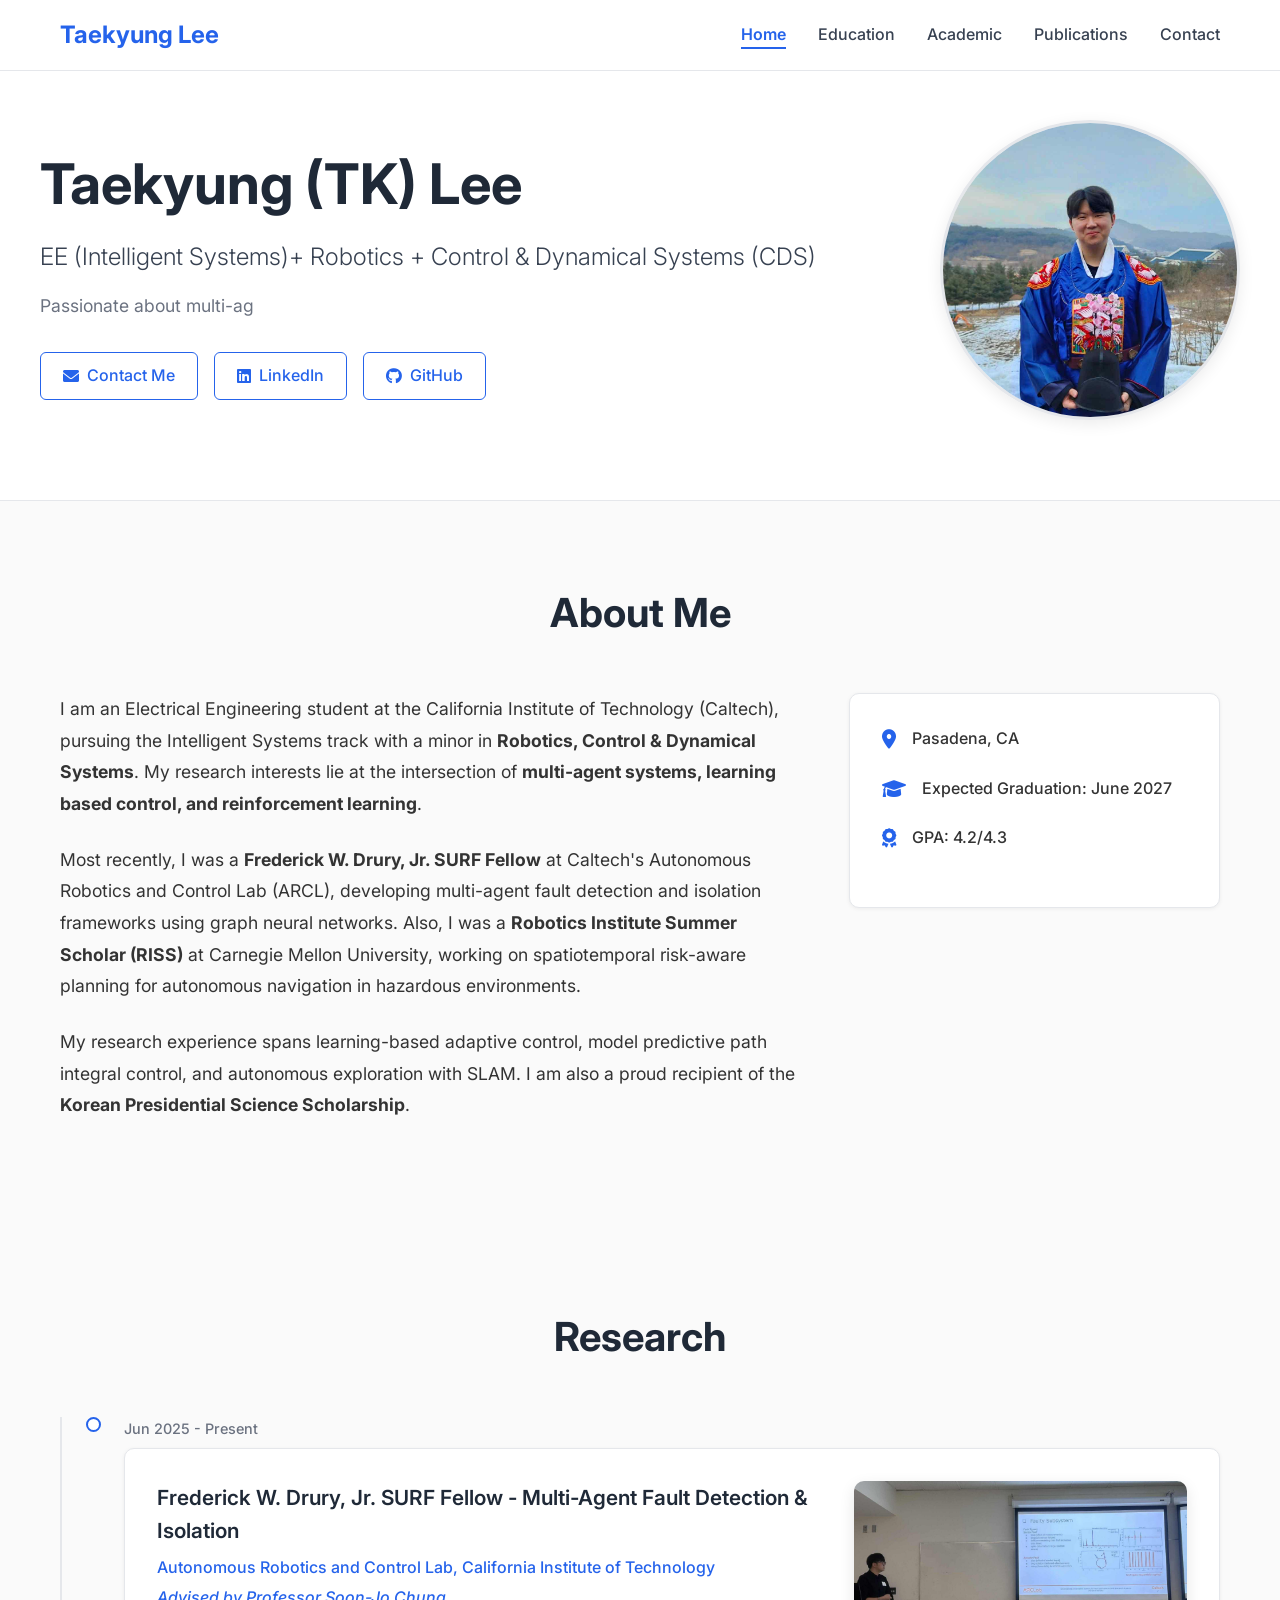
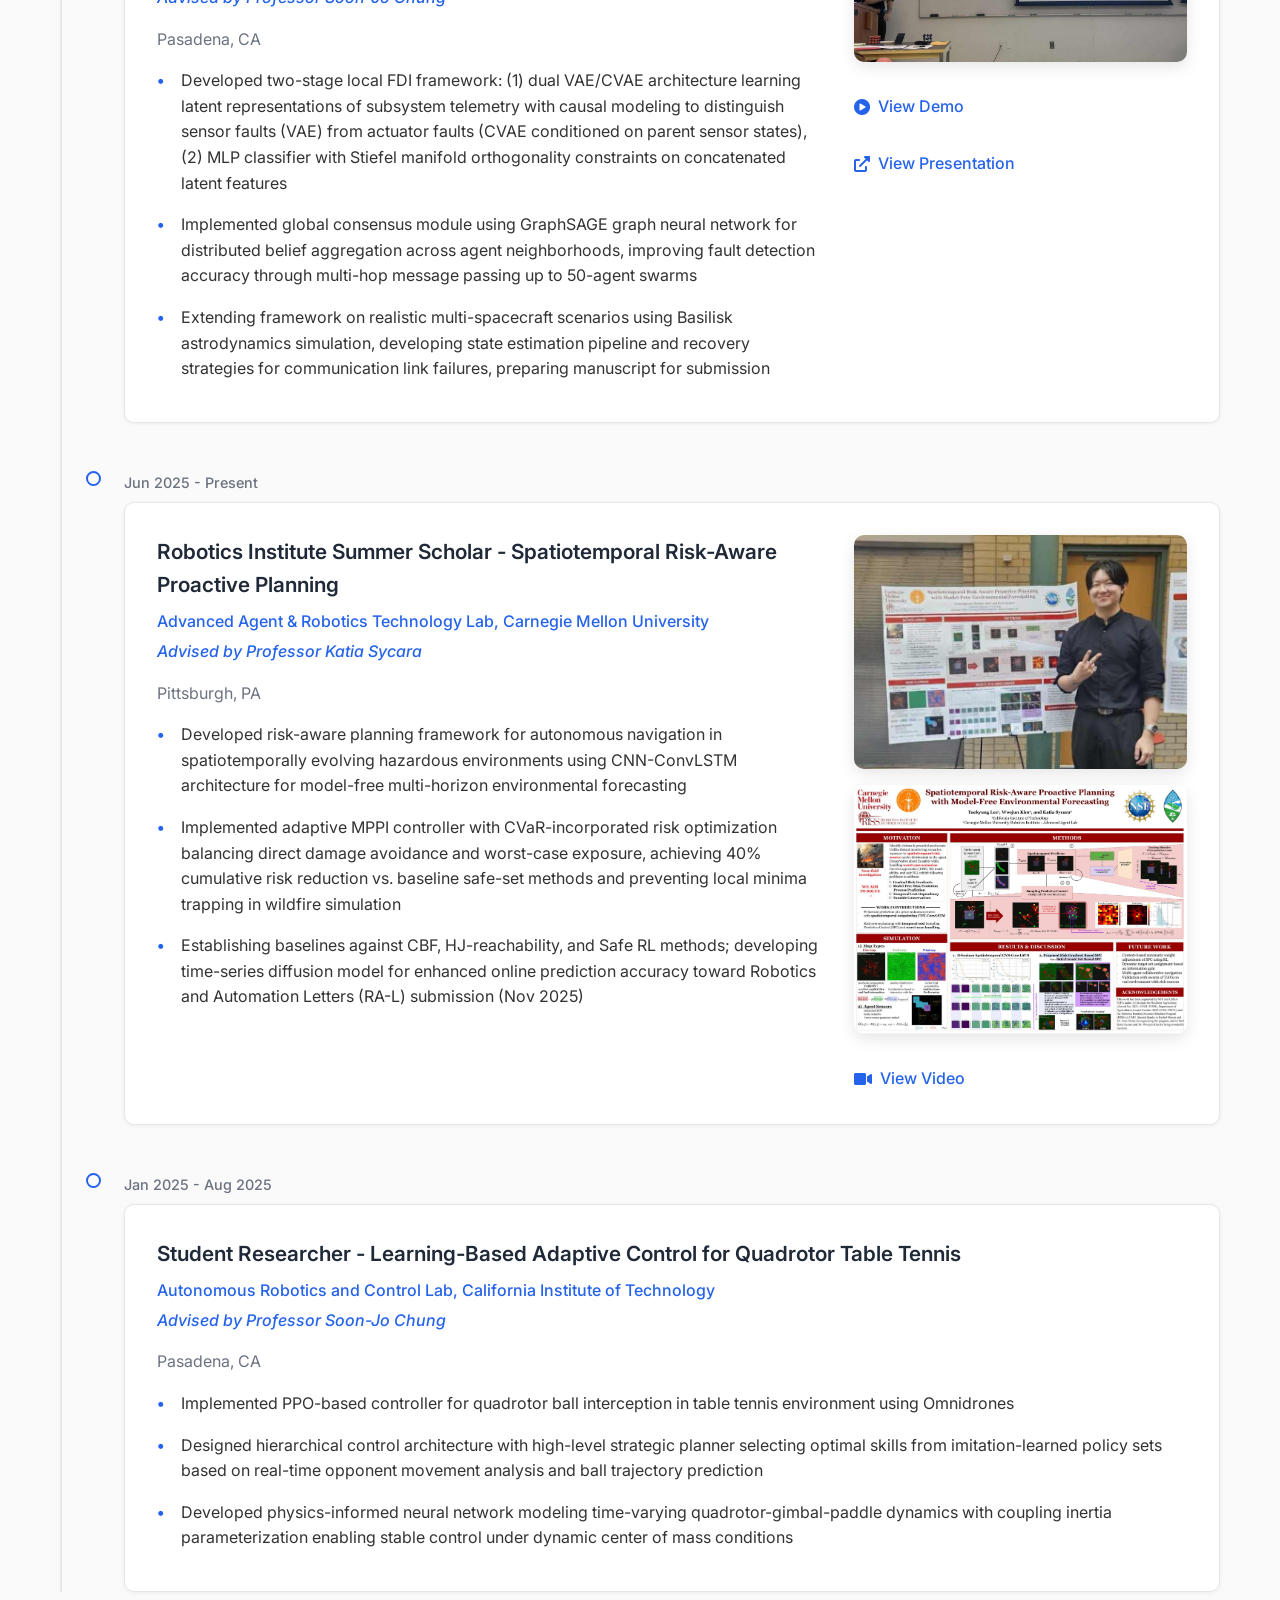
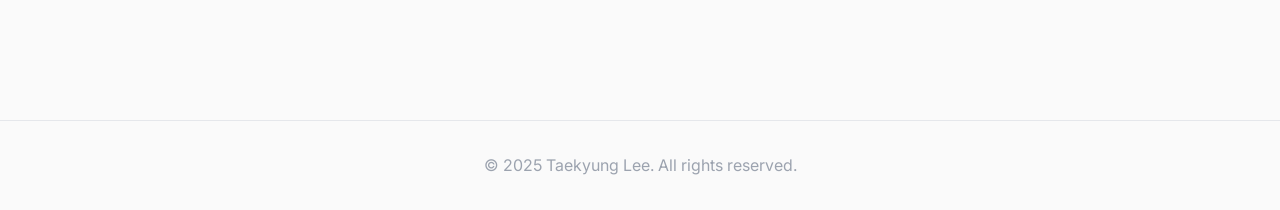
<file: index.html>
<!DOCTYPE html>
<html lang="en">
<head>
    <meta charset="UTF-8">
    <meta name="viewport" content="width=device-width, initial-scale=1.0">
    <meta name="description" content="Taekyung Lee - Electrical Engineering student at Caltech specializing in multi-agent systems, optimal control, risk-aware planning, and reinforcement learning. SURF Fellow and Robotics Institute Summer Scholar.">
    <meta name="keywords" content="Taekyung Lee, Electrical Engineering, Robotics, Caltech, Control Theory, Multi-Agent Systems, Machine Learning, Research, CMU RISS, SURF">
    <meta name="author" content="Taekyung Lee">
    <meta name="robots" content="index, follow">
    
    <!-- Open Graph Meta Tags -->
    <meta property="og:title" content="Taekyung Lee - Electrical Engineering & Robotics">
    <meta property="og:description" content="Electrical Engineering student at Caltech specializing in multi-agent systems, optimal control, risk-aware planning, and reinforcement learning. SURF Fellow and Robotics Institute Summer Scholar.">
    <meta property="og:type" content="website">
    <meta property="og:url" content="https://yourusername.github.io/academic-website/">
    <meta property="og:site_name" content="Taekyung Lee - Academic Website">
    <meta property="og:locale" content="en_US">
    
    <!-- Twitter Card Meta Tags -->
    <meta name="twitter:card" content="summary_large_image">
    <meta name="twitter:title" content="Taekyung Lee - Electrical Engineering & Robotics">
    <meta name="twitter:description" content="Electrical Engineering student at Caltech specializing in multi-agent systems, optimal control, risk-aware planning, and reinforcement learning. SURF Fellow and Robotics Institute Summer Scholar.">
    <meta name="twitter:creator" content="@yourtwitterhandle">
    
    <!-- Favicon -->
    <link rel="icon" type="image/x-icon" href="data:image/svg+xml,<svg xmlns='http://www.w3.org/2000/svg' viewBox='0 0 100 100'><text y='.9em' font-size='90'>🤖</text></svg>">
    
    <title>Taekyung Lee - Electrical Engineering & Robotics</title>
    <link rel="stylesheet" href="style.css">
    <link href="https://cdnjs.cloudflare.com/ajax/libs/font-awesome/6.0.0/css/all.min.css" rel="stylesheet">
    <link href="https://fonts.googleapis.com/css2?family=Inter:wght@300;400;500;600;700&display=swap" rel="stylesheet">
    
    <!-- Schema.org structured data -->
    <script type="application/ld+json">
    {
        "@context": "https://schema.org",
        "@type": "Person",
        "name": "Taekyung Lee",
        "givenName": "Taekyung",
        "familyName": "Lee",
        "alternateName": "TK Lee",
        "url": "https://yourusername.github.io/academic-website/",
        "email": "tlee2@caltech.edu",
        "telephone": "+1-626-567-3544",
        "address": {
            "@type": "PostalAddress",
            "streetAddress": "MSC 621, 1200 East California Boulevard",
            "addressLocality": "Pasadena",
            "addressRegion": "CA",
            "postalCode": "91125",
            "addressCountry": "US"
        },
        "affiliation": {
            "@type": "Organization",
            "name": "California Institute of Technology",
            "url": "https://www.caltech.edu"
        },
        "alumniOf": {
            "@type": "Organization",
            "name": "Korean Minjok Leadership Academy",
            "url": "https://www.kmla.hs.kr"
        },
        "jobTitle": "Electrical Engineering Student",
        "knowsAbout": ["Electrical Engineering", "Robotics", "Multi-Agent Systems", "Optimal Control", "Risk-Aware Planning", "Machine Learning", "Reinforcement Learning"],
        "sameAs": [
            "https://linkedin.com/in/taekyunglee04",
            "https://github.com/tklee117"
        ]
    }
    </script>
</head>
<body>
    <!-- Navigation -->
    <nav class="navbar">
        <div class="nav-container">
            <div class="nav-logo">
                <a href="index.html" class="nav-logo-link"><h3>Taekyung Lee</h3></a>
            </div>
            <ul class="nav-menu">
                <li class="nav-item"><a href="index.html#about" class="nav-link" data-nav="about">Home</a></li>
                <li class="nav-item"><a href="education.html" class="nav-link" data-nav="education">Education</a></li>
                <li class="nav-item"><a href="projects.html" class="nav-link" data-nav="projects">Academic</a></li>
                <li class="nav-item"><a href="publications.html" class="nav-link" data-nav="publications">Publications</a></li>
                <li class="nav-item"><a href="contact.html" class="nav-link" data-nav="contact">Contact</a></li>
            </ul>
            <div class="hamburger">
                <span class="bar"></span>
                <span class="bar"></span>
                <span class="bar"></span>
            </div>
        </div>
    </nav>

    <!-- Hero Section -->
    <section id="hero" class="hero">
        <div class="hero-container">
            <div class="hero-content">
                <h1>Taekyung (TK) Lee</h1>
                <h2>EE (Intelligent Systems)+ Robotics + Control & Dynamical Systems (CDS)</h2>
                <p class="hero-subtitle">Passionate about multi-agent systems, learning-based control, and reinforcement learning</p>
                <div class="hero-links">
                    <a href="mailto:tlee2@caltech.edu" class="hero-btn">
                        <i class="fas fa-envelope"></i> Contact Me
                    </a>
                    <a href="https://linkedin.com/in/taekyunglee04" class="hero-btn" target="_blank">
                        <i class="fab fa-linkedin"></i> LinkedIn
                    </a>
                    <a href="https://github.com/tklee117" class="hero-btn" target="_blank">
                        <i class="fab fa-github"></i> GitHub
                    </a>
                </div>
            </div>
            <div class="hero-image">
                <img src="materials/2025-RISS-picture-LEE-Taekyung-SYCARA.jpg" alt="Taekyung Lee Profile Picture" class="profile-photo">
            </div>
        </div>
    </section>

    <!-- About Section -->
    <section id="about" class="about">
        <div class="container">
            <h2 class="section-title">About Me</h2>
            <div class="about-content">
                <div class="about-text">
                    <p>I am an Electrical Engineering student at the California Institute of Technology (Caltech), pursuing the Intelligent Systems track with a minor in <strong>Robotics, Control & Dynamical Systems</strong>. My research interests lie at the intersection of <strong>multi-agent systems, learning based control, and reinforcement learning</strong>.</p>
                    
                    <p>Most recently, I was a <strong>Frederick W. Drury, Jr. SURF Fellow</strong> at Caltech's Autonomous Robotics and Control Lab (ARCL), developing multi-agent fault detection and isolation frameworks using graph neural networks. Also, I was a <strong>Robotics Institute Summer Scholar (RISS)</strong> at Carnegie Mellon University, working on spatiotemporal risk-aware planning for autonomous navigation in hazardous environments.</p>
                    
                    <p>My research experience spans learning-based adaptive control, model predictive path integral control, and autonomous exploration with SLAM. I am also a proud recipient of the <strong>Korean Presidential Science Scholarship</strong>.</p>
                </div>
                <div class="about-info">
                    <div class="info-item">
                        <i class="fas fa-map-marker-alt"></i>
                        <span>Pasadena, CA</span>
                    </div>
                    <div class="info-item">
                        <i class="fas fa-graduation-cap"></i>
                        <span>Expected Graduation: June 2027</span>
                    </div>
                    <div class="info-item">
                        <i class="fas fa-award"></i>
                        <span>GPA: 4.2/4.3</span>
                    </div>
                </div>
            </div>
        </div>
    </section>

    <!-- Research Section -->
    <section id="research" class="research">
        <div class="container">
            <h2 class="section-title">Research</h2>
            <div class="research-timeline">

                <div class="research-item">
                    <div class="research-date">Jun 2025 - Present</div>
                    <div class="research-content">
                        <div class="research-content-with-image">
                            <div>
                                <h3>Frederick W. Drury, Jr. SURF Fellow - Multi-Agent Fault Detection & Isolation</h3>
                                <p class="research-org">Autonomous Robotics and Control Lab, California Institute of Technology</p>
                                <p class="research-advisor">Advised by Professor Soon-Jo Chung</p>
                                <p class="research-location">Pasadena, CA</p>
                                <div class="research-details">
                                    <ul>
                                        <li>Developed two-stage local FDI framework: (1) dual VAE/CVAE architecture learning latent representations of subsystem telemetry with causal modeling to distinguish sensor faults (VAE) from actuator faults (CVAE conditioned on parent sensor states), (2) MLP classifier with Stiefel manifold orthogonality constraints on concatenated latent features</li>
                                        <li>Implemented global consensus module using GraphSAGE graph neural network for distributed belief aggregation across agent neighborhoods, improving fault detection accuracy through multi-hop message passing up to 50-agent swarms</li>
                                        <li>Extending framework on realistic multi-spacecraft scenarios using Basilisk astrodynamics simulation, developing state estimation pipeline and recovery strategies for communication link failures, preparing manuscript for submission</li>
                                    </ul>
                                </div>
                            </div>
                            <div class="research-image-container">
                                <img src="materials/SURF_Presentation.jpeg" alt="SURF Presentation" class="research-image" loading="lazy">
                                <a href="materials/SURF_VID.gif" class="project-link" target="_blank">
                                    <i class="fas fa-play-circle"></i> View Demo
                                </a>
                                <a href="https://docs.google.com/presentation/d/11huzrQVpu2ZBsts15aIn_zw_mMw15dnPfQa2at37WFo/edit?usp=sharing" class="project-link" target="_blank">
                                    <i class="fas fa-external-link-alt"></i> View Presentation
                                </a>
                            </div>
                        </div>
                    </div>
                </div>

                <div class="research-item">
                    <div class="research-date">Jun 2025 - Present</div>
                    <div class="research-content">
                        <div class="research-content-with-image">
                            <div>
                                <h3>Robotics Institute Summer Scholar - Spatiotemporal Risk-Aware Proactive Planning</h3>
                                <p class="research-org">Advanced Agent & Robotics Technology Lab, Carnegie Mellon University</p>
                                <p class="research-advisor">Advised by Professor Katia Sycara</p>
                                <p class="research-location">Pittsburgh, PA</p>
                                <div class="research-details">
                                    <ul>
                                        <li>Developed risk-aware planning framework for autonomous navigation in spatiotemporally evolving hazardous environments using CNN-ConvLSTM architecture for model-free multi-horizon environmental forecasting</li>
                                        <li>Implemented adaptive MPPI controller with CVaR-incorporated risk optimization balancing direct damage avoidance and worst-case exposure, achieving 40% cumulative risk reduction vs. baseline safe-set methods and preventing local minima trapping in wildfire simulation</li>
                                        <li>Establishing baselines against CBF, HJ-reachability, and Safe RL methods; developing time-series diffusion model for enhanced online prediction accuracy toward Robotics and Automation Letters (RA-L) submission (Nov 2025)</li>
                                    </ul>
                                </div>
                            </div>
                            <div class="research-image-container">
                                <img src="materials/RISS_Presentation.jpeg" alt="RISS Presentation" class="research-image" loading="lazy">
                                <img src="materials/RISS_Poster.png" alt="RISS Research Poster" class="research-image" loading="lazy">
                                <a href="https://drive.google.com/file/d/1Q58r8l9r-68mc9_clRTyREkwizOWHte1/view?usp=sharing" class="project-link" target="_blank">
                                    <i class="fas fa-video"></i> View Video
                                </a>
                            </div>
                        </div>
                    </div>
                </div>

                <div class="research-item">
                    <div class="research-date">Jan 2025 - Aug 2025</div>
                    <div class="research-content">
                        <h3>Student Researcher - Learning-Based Adaptive Control for Quadrotor Table Tennis</h3>
                        <p class="research-org">Autonomous Robotics and Control Lab, California Institute of Technology</p>
                        <p class="research-advisor">Advised by Professor Soon-Jo Chung</p>
                        <p class="research-location">Pasadena, CA</p>
                        <div class="research-details">
                            <ul>
                                <li>Implemented PPO-based controller for quadrotor ball interception in table tennis environment using Omnidrones</li>
                                <li>Designed hierarchical control architecture with high-level strategic planner selecting optimal skills from imitation-learned policy sets based on real-time opponent movement analysis and ball trajectory prediction</li>
                                <li>Developed physics-informed neural network modeling time-varying quadrotor-gimbal-paddle dynamics with coupling inertia parameterization enabling stable control under dynamic center of mass conditions</li>
                            </ul>
                        </div>
                    </div>
                </div>

            </div>
        </div>
    </section>

    <!-- Footer -->
    <footer class="footer">
        <div class="container">
            <p>&copy; 2025 Taekyung Lee. All rights reserved.</p>
        </div>
    </footer>

    <script src="script.js"></script>
</body>
</html>
</file>
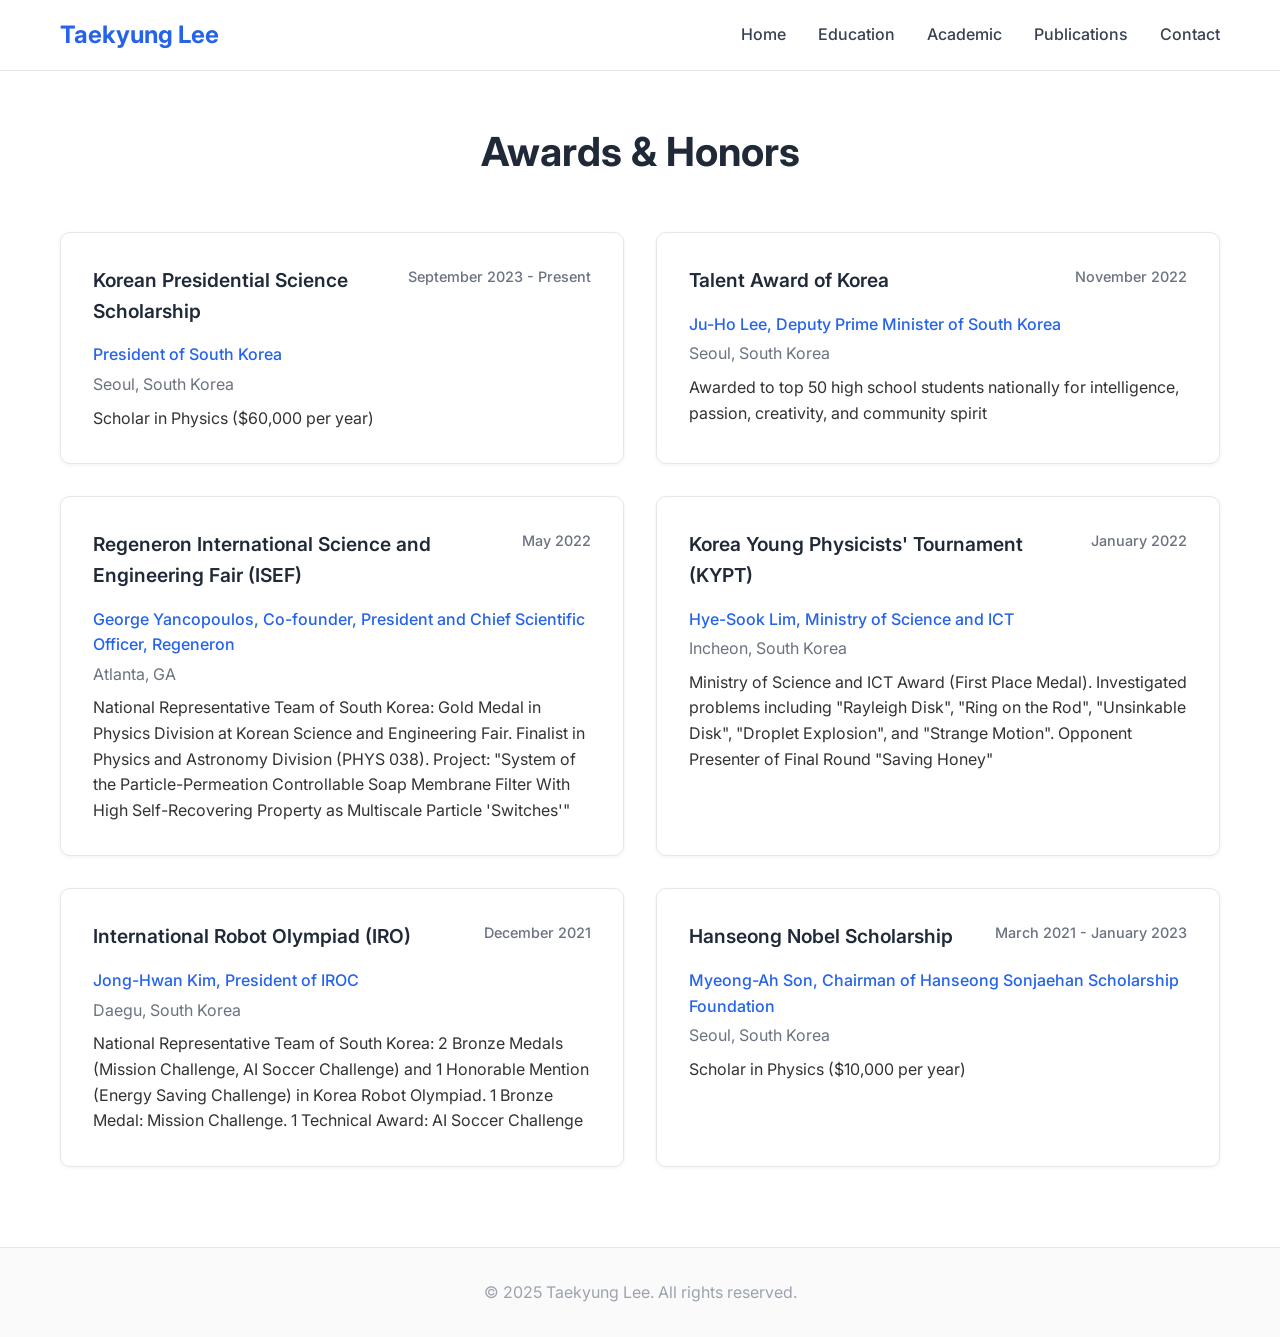
<file: awards.html>
<!DOCTYPE html>
<html lang="en">
<head>
    <meta charset="UTF-8">
    <meta name="viewport" content="width=device-width, initial-scale=1.0">
    <meta name="description" content="Awards — Taekyung Lee">
    <meta name="author" content="Taekyung Lee">
    <title>Awards — Taekyung Lee</title>
    <link rel="stylesheet" href="style.css">
    <link href="https://cdnjs.cloudflare.com/ajax/libs/font-awesome/6.0.0/css/all.min.css" rel="stylesheet">
    <link href="https://fonts.googleapis.com/css2?family=Inter:wght@300;400;500;600;700&display=swap" rel="stylesheet">
</head>
<body>
    <nav class="navbar">
        <div class="nav-container">
            <div class="nav-logo">
                <a href="index.html" class="nav-logo-link"><h3>Taekyung Lee</h3></a>
            </div>
            <ul class="nav-menu">
                <li class="nav-item"><a href="index.html#about" class="nav-link" data-nav="about">Home</a></li>
                <li class="nav-item"><a href="education.html" class="nav-link" data-nav="education">Education</a></li>
                <li class="nav-item"><a href="projects.html" class="nav-link" data-nav="projects">Academic</a></li>
                <li class="nav-item"><a href="publications.html" class="nav-link" data-nav="publications">Publications</a></li>
                <li class="nav-item"><a href="contact.html" class="nav-link" data-nav="contact">Contact</a></li>
            </ul>
            <div class="hamburger">
                <span class="bar"></span>
                <span class="bar"></span>
                <span class="bar"></span>
            </div>
        </div>
    </nav>

    <section id="awards" class="awards page-section-first">
        <div class="container">
            <h2 class="section-title">Awards & Honors</h2>
            <div class="awards-grid">

                <div class="award-card">
                    <div class="award-header">
                        <h3>Korean Presidential Science Scholarship</h3>
                        <span class="award-date">September 2023 - Present</span>
                    </div>
                    <div class="award-details">
                        <p class="award-authority">President of South Korea</p>
                        <p class="award-location">Seoul, South Korea</p>
                        <p class="award-description">Scholar in Physics ($60,000 per year)</p>
                    </div>
                </div>

                <div class="award-card">
                    <div class="award-header">
                        <h3>Talent Award of Korea</h3>
                        <span class="award-date">November 2022</span>
                    </div>
                    <div class="award-details">
                        <p class="award-authority">Ju-Ho Lee, Deputy Prime Minister of South Korea</p>
                        <p class="award-location">Seoul, South Korea</p>
                        <p class="award-description">Awarded to top 50 high school students nationally for intelligence, passion, creativity, and community spirit</p>
                    </div>
                </div>

                <div class="award-card">
                    <div class="award-header">
                        <h3>Regeneron International Science and Engineering Fair (ISEF)</h3>
                        <span class="award-date">May 2022</span>
                    </div>
                    <div class="award-details">
                        <p class="award-authority">George Yancopoulos, Co-founder, President and Chief Scientific Officer, Regeneron</p>
                        <p class="award-location">Atlanta, GA</p>
                        <p class="award-description">National Representative Team of South Korea: Gold Medal in Physics Division at Korean Science and Engineering Fair. Finalist in Physics and Astronomy Division (PHYS 038). Project: "System of the Particle-Permeation Controllable Soap Membrane Filter With High Self-Recovering Property as Multiscale Particle 'Switches'"</p>
                    </div>
                </div>

                <div class="award-card">
                    <div class="award-header">
                        <h3>Korea Young Physicists' Tournament (KYPT)</h3>
                        <span class="award-date">January 2022</span>
                    </div>
                    <div class="award-details">
                        <p class="award-authority">Hye-Sook Lim, Ministry of Science and ICT</p>
                        <p class="award-location">Incheon, South Korea</p>
                        <p class="award-description">Ministry of Science and ICT Award (First Place Medal). Investigated problems including "Rayleigh Disk", "Ring on the Rod", "Unsinkable Disk", "Droplet Explosion", and "Strange Motion". Opponent Presenter of Final Round "Saving Honey"</p>
                    </div>
                </div>

                <div class="award-card">
                    <div class="award-header">
                        <h3>International Robot Olympiad (IRO)</h3>
                        <span class="award-date">December 2021</span>
                    </div>
                    <div class="award-details">
                        <p class="award-authority">Jong-Hwan Kim, President of IROC</p>
                        <p class="award-location">Daegu, South Korea</p>
                        <p class="award-description">National Representative Team of South Korea: 2 Bronze Medals (Mission Challenge, AI Soccer Challenge) and 1 Honorable Mention (Energy Saving Challenge) in Korea Robot Olympiad. 1 Bronze Medal: Mission Challenge. 1 Technical Award: AI Soccer Challenge</p>
                    </div>
                </div>

                <div class="award-card">
                    <div class="award-header">
                        <h3>Hanseong Nobel Scholarship</h3>
                        <span class="award-date">March 2021 - January 2023</span>
                    </div>
                    <div class="award-details">
                        <p class="award-authority">Myeong-Ah Son, Chairman of Hanseong Sonjaehan Scholarship Foundation</p>
                        <p class="award-location">Seoul, South Korea</p>
                        <p class="award-description">Scholar in Physics ($10,000 per year)</p>
                    </div>
                </div>

            </div>
        </div>
    </section>

    <footer class="footer">
        <div class="container">
            <p>&copy; 2025 Taekyung Lee. All rights reserved.</p>
        </div>
    </footer>

    <script src="script.js"></script>
</body>
</html>
</file>
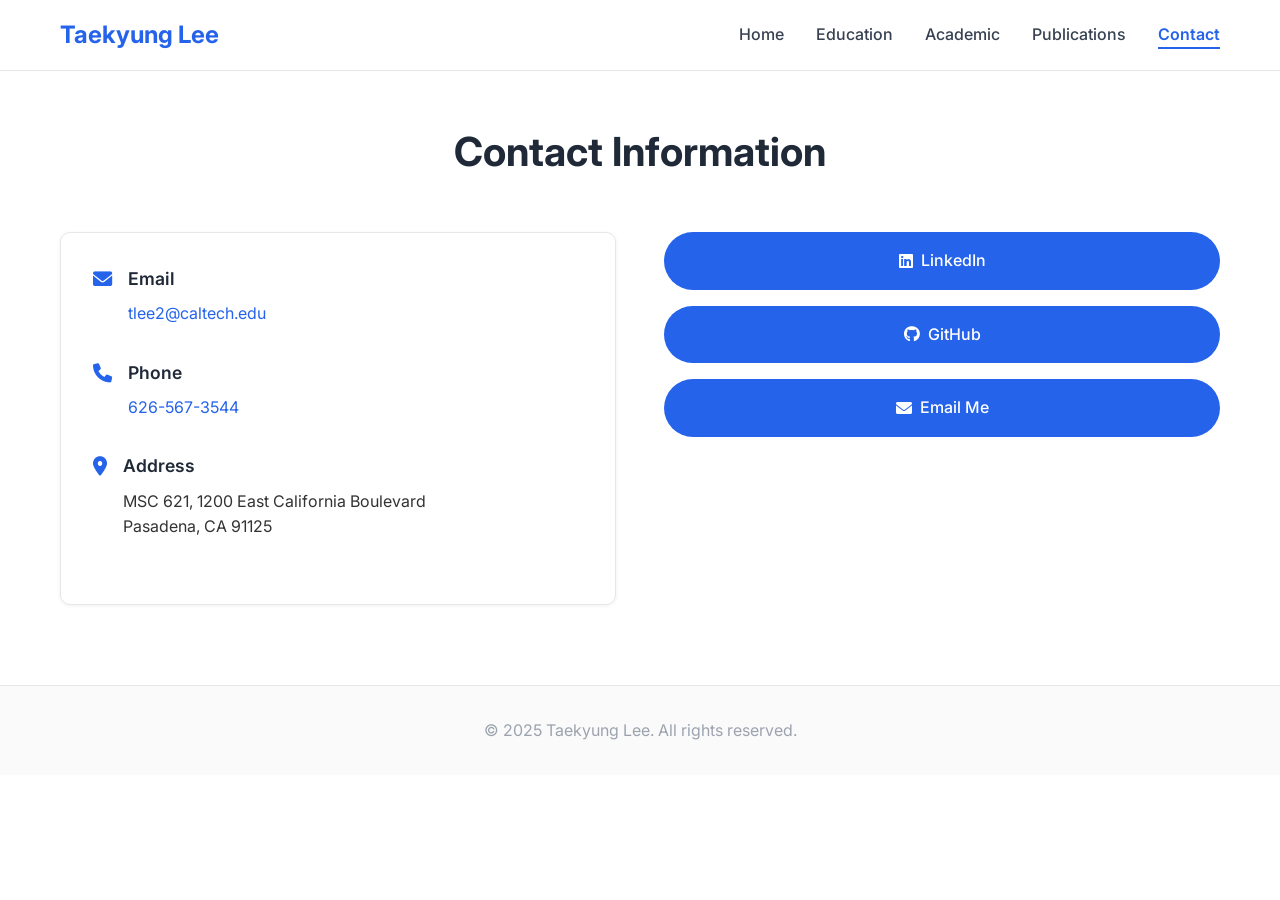
<file: contact.html>
<!DOCTYPE html>
<html lang="en">
<head>
    <meta charset="UTF-8">
    <meta name="viewport" content="width=device-width, initial-scale=1.0">
    <meta name="description" content="Contact — Taekyung Lee">
    <meta name="author" content="Taekyung Lee">
    <title>Contact — Taekyung Lee</title>
    <link rel="stylesheet" href="style.css">
    <link href="https://cdnjs.cloudflare.com/ajax/libs/font-awesome/6.0.0/css/all.min.css" rel="stylesheet">
    <link href="https://fonts.googleapis.com/css2?family=Inter:wght@300;400;500;600;700&display=swap" rel="stylesheet">
</head>
<body>
    <nav class="navbar">
        <div class="nav-container">
            <div class="nav-logo">
                <a href="index.html" class="nav-logo-link"><h3>Taekyung Lee</h3></a>
            </div>
            <ul class="nav-menu">
                <li class="nav-item"><a href="index.html#about" class="nav-link" data-nav="about">Home</a></li>
                <li class="nav-item"><a href="education.html" class="nav-link" data-nav="education">Education</a></li>
                <li class="nav-item"><a href="projects.html" class="nav-link" data-nav="projects">Academic</a></li>
                <li class="nav-item"><a href="publications.html" class="nav-link" data-nav="publications">Publications</a></li>
                <li class="nav-item"><a href="contact.html" class="nav-link" data-nav="contact">Contact</a></li>
            </ul>
            <div class="hamburger">
                <span class="bar"></span>
                <span class="bar"></span>
                <span class="bar"></span>
            </div>
        </div>
    </nav>

    <section id="contact" class="contact page-section-first">
        <div class="container">
            <h2 class="section-title">Contact Information</h2>
            <div class="contact-content">
                <div class="contact-info">
                    <div class="contact-item">
                        <i class="fas fa-envelope"></i>
                        <div>
                            <h3>Email</h3>
                            <a href="mailto:tlee2@caltech.edu">tlee2@caltech.edu</a>
                        </div>
                    </div>

                    <div class="contact-item">
                        <i class="fas fa-phone"></i>
                        <div>
                            <h3>Phone</h3>
                            <a href="tel:626-567-3544">626-567-3544</a>
                        </div>
                    </div>

                    <div class="contact-item">
                        <i class="fas fa-map-marker-alt"></i>
                        <div>
                            <h3>Address</h3>
                            <p>MSC 621, 1200 East California Boulevard<br>Pasadena, CA 91125</p>
                        </div>
                    </div>
                </div>

                <div class="contact-links">
                    <a href="https://linkedin.com/in/taekyunglee04" class="contact-btn" target="_blank">
                        <i class="fab fa-linkedin"></i> LinkedIn
                    </a>
                    <a href="https://github.com/tklee117" class="contact-btn" target="_blank">
                        <i class="fab fa-github"></i> GitHub
                    </a>
                    <a href="mailto:tlee2@caltech.edu" class="contact-btn">
                        <i class="fas fa-envelope"></i> Email Me
                    </a>
                </div>
            </div>
        </div>
    </section>

    <footer class="footer">
        <div class="container">
            <p>&copy; 2025 Taekyung Lee. All rights reserved.</p>
        </div>
    </footer>

    <script src="script.js"></script>
</body>
</html>
</file>
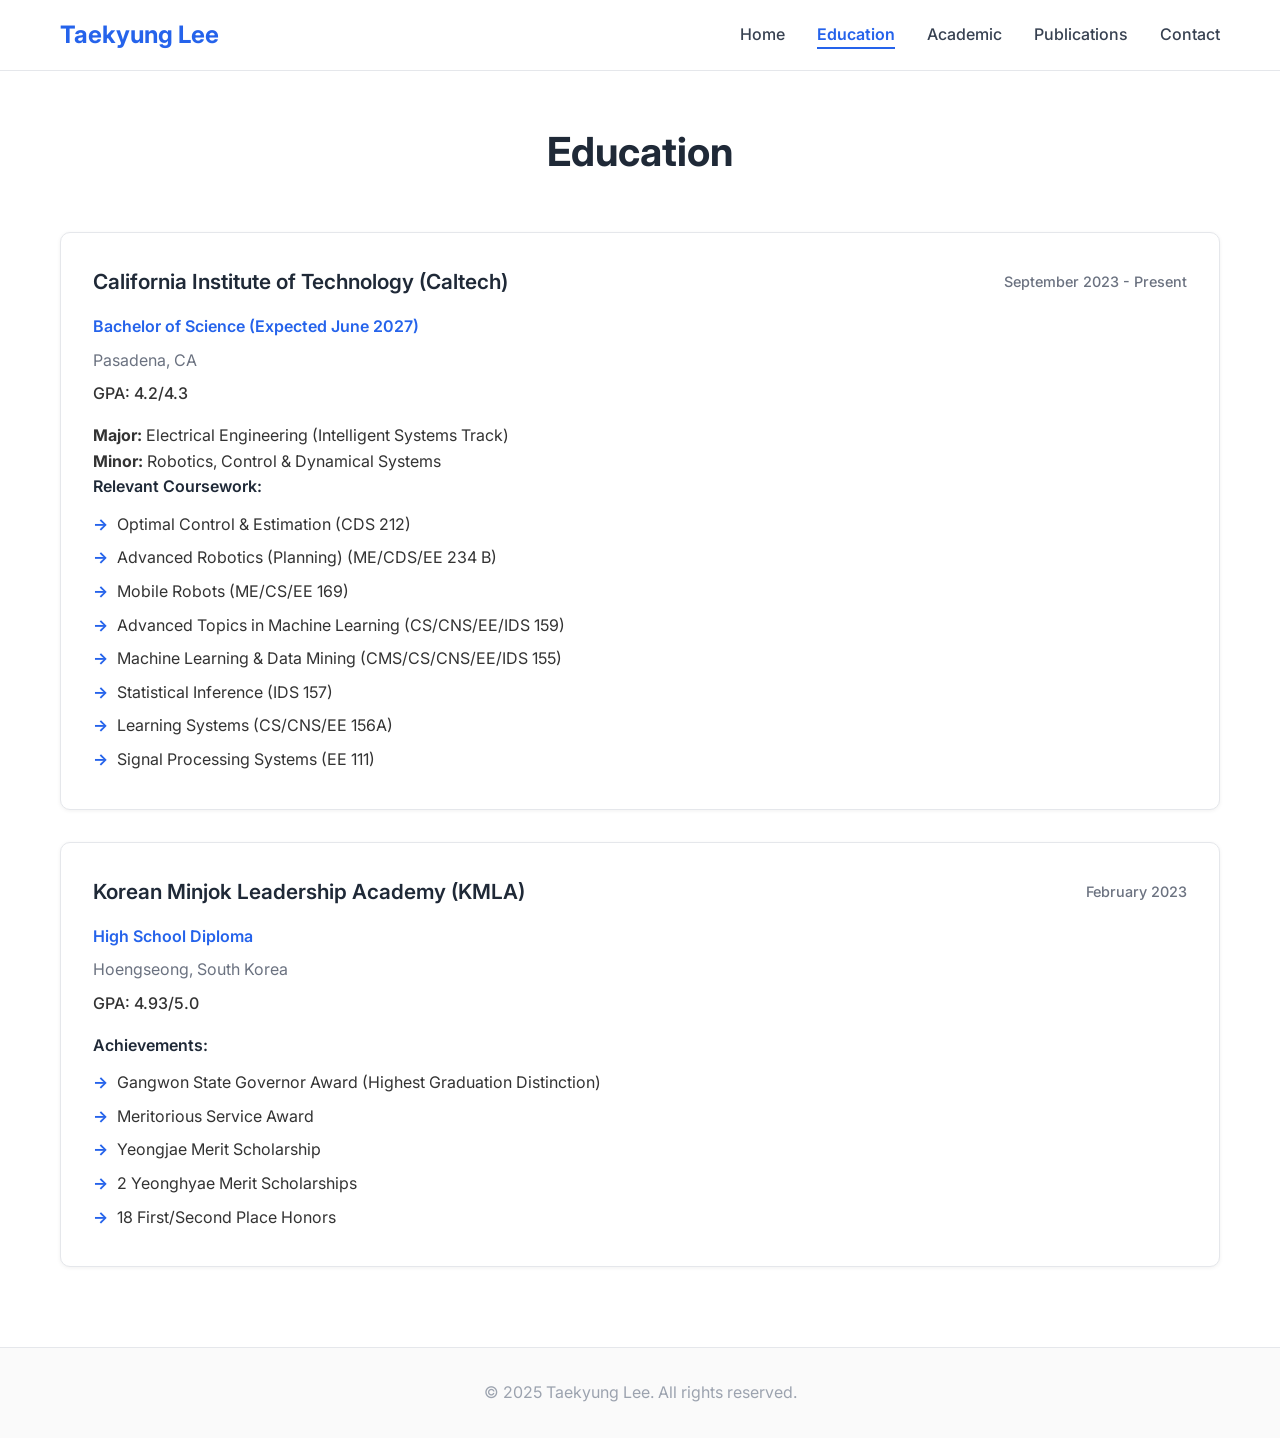
<file: education.html>
<!DOCTYPE html>
<html lang="en">
<head>
    <meta charset="UTF-8">
    <meta name="viewport" content="width=device-width, initial-scale=1.0">
    <meta name="description" content="Education — Taekyung Lee, Caltech Electrical Engineering">
    <meta name="author" content="Taekyung Lee">
    <title>Education — Taekyung Lee</title>
    <link rel="stylesheet" href="style.css">
    <link href="https://cdnjs.cloudflare.com/ajax/libs/font-awesome/6.0.0/css/all.min.css" rel="stylesheet">
    <link href="https://fonts.googleapis.com/css2?family=Inter:wght@300;400;500;600;700&display=swap" rel="stylesheet">
</head>
<body>
    <nav class="navbar">
        <div class="nav-container">
            <div class="nav-logo">
                <a href="index.html" class="nav-logo-link"><h3>Taekyung Lee</h3></a>
            </div>
            <ul class="nav-menu">
                <li class="nav-item"><a href="index.html#about" class="nav-link" data-nav="about">Home</a></li>
                <li class="nav-item"><a href="education.html" class="nav-link" data-nav="education">Education</a></li>
                <li class="nav-item"><a href="projects.html" class="nav-link" data-nav="projects">Academic</a></li>
                <li class="nav-item"><a href="publications.html" class="nav-link" data-nav="publications">Publications</a></li>
                <li class="nav-item"><a href="contact.html" class="nav-link" data-nav="contact">Contact</a></li>
            </ul>
            <div class="hamburger">
                <span class="bar"></span>
                <span class="bar"></span>
                <span class="bar"></span>
            </div>
        </div>
    </nav>

    <section id="education" class="education page-section-first">
        <div class="container">
            <h2 class="section-title">Education</h2>
            <div class="education-grid">
                <div class="education-card">
                    <div class="education-header">
                        <h3>California Institute of Technology (Caltech)</h3>
                        <span class="education-period">September 2023 - Present</span>
                    </div>
                    <div class="education-details">
                        <p class="education-degree">Bachelor of Science (Expected June 2027)</p>
                        <p class="education-location">Pasadena, CA</p>
                        <p class="education-gpa">GPA: 4.2/4.3</p>
                        <p><strong>Major:</strong> Electrical Engineering (Intelligent Systems Track)</p>
                        <p><strong>Minor:</strong> Robotics, Control & Dynamical Systems</p>
                        <div class="coursework">
                            <h4>Relevant Coursework:</h4>
                            <ul>
                                <li>Optimal Control & Estimation (CDS 212)</li>
                                <li>Advanced Robotics (Planning) (ME/CDS/EE 234 B)</li>
                                <li>Mobile Robots (ME/CS/EE 169)</li>
                                <li>Advanced Topics in Machine Learning (CS/CNS/EE/IDS 159)</li>
                                <li>Machine Learning & Data Mining (CMS/CS/CNS/EE/IDS 155)</li>
                                <li>Statistical Inference (IDS 157)</li>
                                <li>Learning Systems (CS/CNS/EE 156A)</li>
                                <li>Signal Processing Systems (EE 111)</li>
                            </ul>
                        </div>
                    </div>
                </div>

                <div class="education-card">
                    <div class="education-header">
                        <h3>Korean Minjok Leadership Academy (KMLA)</h3>
                        <span class="education-period">February 2023</span>
                    </div>
                    <div class="education-details">
                        <p class="education-degree">High School Diploma</p>
                        <p class="education-location">Hoengseong, South Korea</p>
                        <p class="education-gpa">GPA: 4.93/5.0</p>
                        <div class="achievements">
                            <h4>Achievements:</h4>
                            <ul>
                                <li>Gangwon State Governor Award (Highest Graduation Distinction)</li>
                                <li>Meritorious Service Award</li>
                                <li>Yeongjae Merit Scholarship</li>
                                <li>2 Yeonghyae Merit Scholarships</li>
                                <li>18 First/Second Place Honors</li>
                            </ul>
                        </div>
                    </div>
                </div>
            </div>
        </div>
    </section>

    <footer class="footer">
        <div class="container">
            <p>&copy; 2025 Taekyung Lee. All rights reserved.</p>
        </div>
    </footer>

    <script src="script.js"></script>
</body>
</html>
</file>
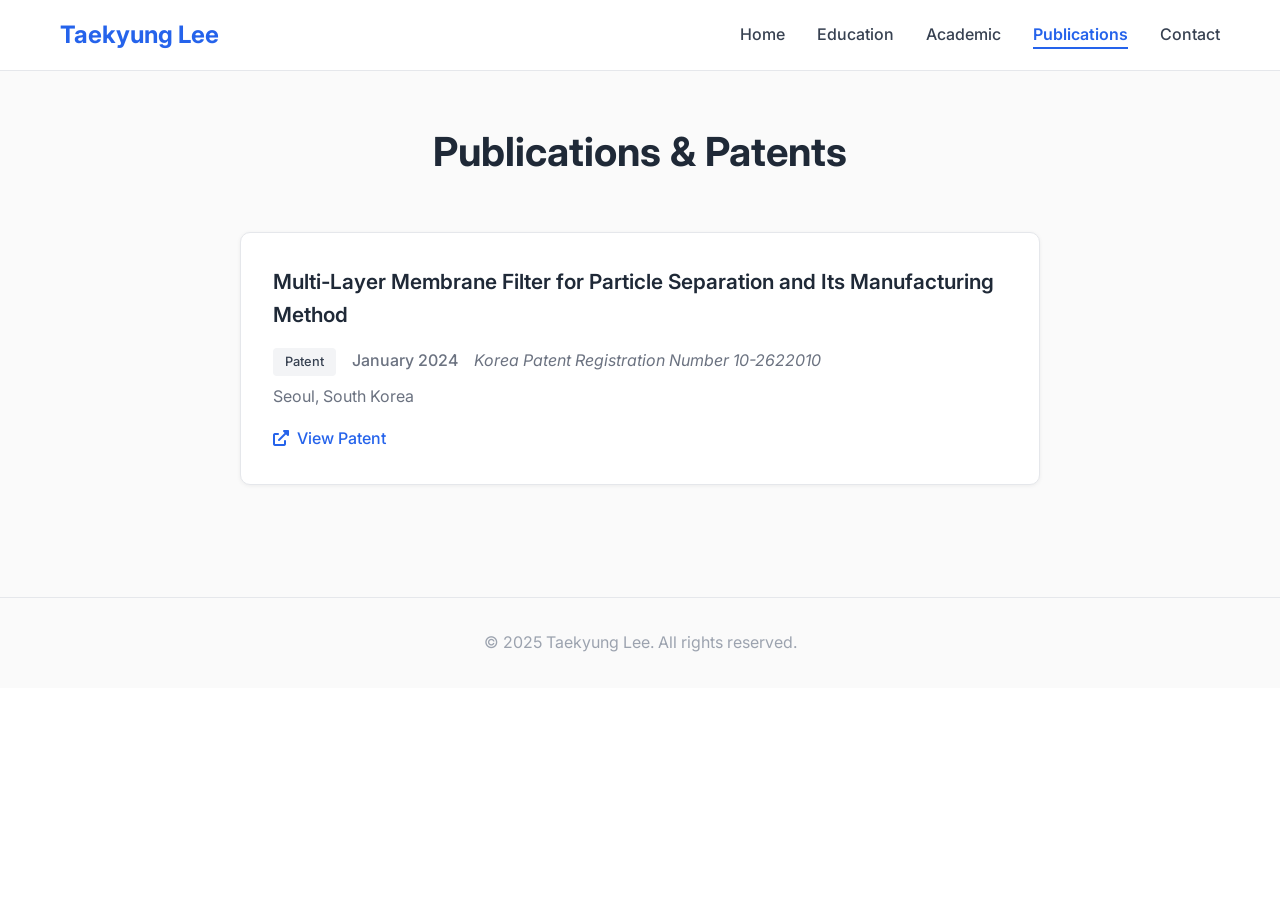
<file: publications.html>
<!DOCTYPE html>
<html lang="en">
<head>
    <meta charset="UTF-8">
    <meta name="viewport" content="width=device-width, initial-scale=1.0">
    <meta name="description" content="Publications — Taekyung Lee">
    <meta name="author" content="Taekyung Lee">
    <title>Publications — Taekyung Lee</title>
    <link rel="stylesheet" href="style.css">
    <link href="https://cdnjs.cloudflare.com/ajax/libs/font-awesome/6.0.0/css/all.min.css" rel="stylesheet">
    <link href="https://fonts.googleapis.com/css2?family=Inter:wght@300;400;500;600;700&display=swap" rel="stylesheet">
</head>
<body>
    <nav class="navbar">
        <div class="nav-container">
            <div class="nav-logo">
                <a href="index.html" class="nav-logo-link"><h3>Taekyung Lee</h3></a>
            </div>
            <ul class="nav-menu">
                <li class="nav-item"><a href="index.html#about" class="nav-link" data-nav="about">Home</a></li>
                <li class="nav-item"><a href="education.html" class="nav-link" data-nav="education">Education</a></li>
                <li class="nav-item"><a href="projects.html" class="nav-link" data-nav="projects">Academic</a></li>
                <li class="nav-item"><a href="publications.html" class="nav-link" data-nav="publications">Publications</a></li>
                <li class="nav-item"><a href="contact.html" class="nav-link" data-nav="contact">Contact</a></li>
            </ul>
            <div class="hamburger">
                <span class="bar"></span>
                <span class="bar"></span>
                <span class="bar"></span>
            </div>
        </div>
    </nav>

    <section id="publications" class="publications page-section-first">
        <div class="container">
            <h2 class="section-title">Publications & Patents</h2>
            <div class="publications-list">
                <div class="publication-item">
                    <h3>Multi-Layer Membrane Filter for Particle Separation and Its Manufacturing Method</h3>
                    <p class="publication-details">
                        <span class="publication-type">Patent</span>
                        <span class="publication-date">January 2024</span>
                        <span class="publication-venue">Korea Patent Registration Number 10-2622010</span>
                    </p>
                    <p class="publication-location">Seoul, South Korea</p>
                    <a href="https://doi.org/10.8080/1020220117418" class="publication-link" target="_blank">
                        <i class="fas fa-external-link-alt"></i> View Patent
                    </a>
                </div>
            </div>
        </div>
    </section>

    <footer class="footer">
        <div class="container">
            <p>&copy; 2025 Taekyung Lee. All rights reserved.</p>
        </div>
    </footer>

    <script src="script.js"></script>
</body>
</html>
</file>
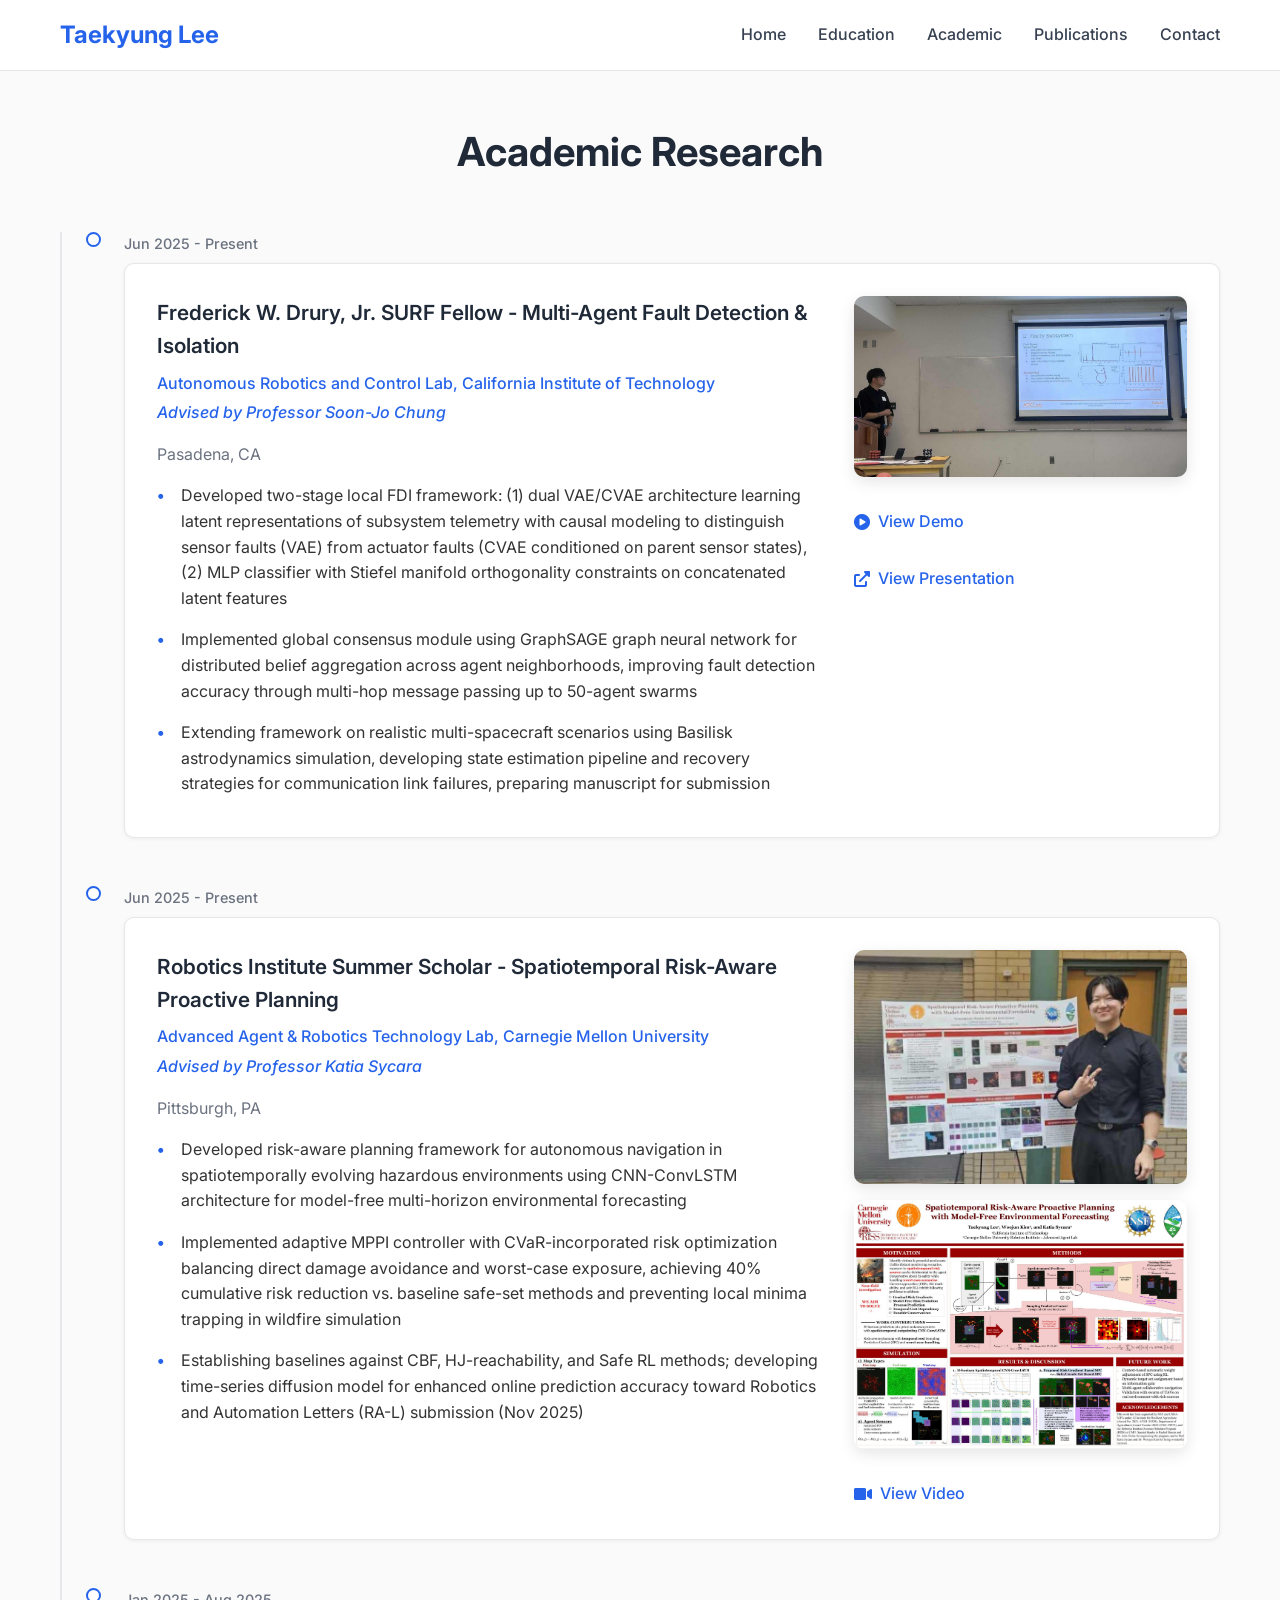
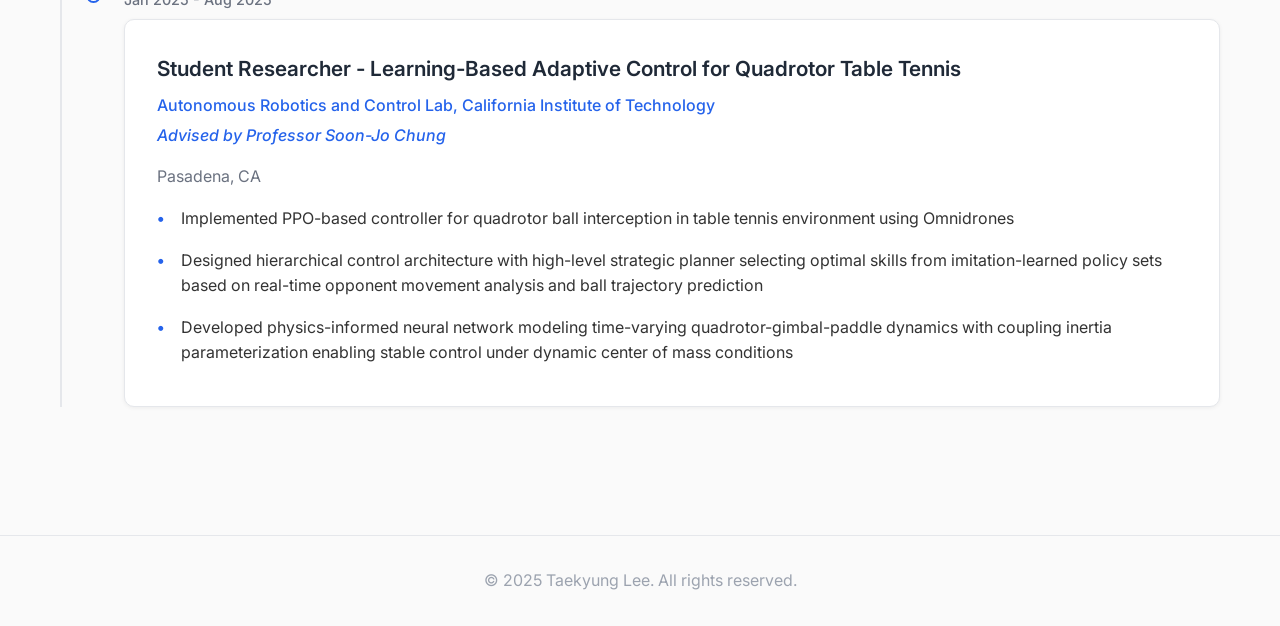
<file: research.html>
<!DOCTYPE html>
<html lang="en">
<head>
    <meta charset="UTF-8">
    <meta name="viewport" content="width=device-width, initial-scale=1.0">
    <meta name="description" content="Academic Research — Taekyung Lee">
    <meta name="author" content="Taekyung Lee">
    <title>Research — Taekyung Lee</title>
    <link rel="stylesheet" href="style.css">
    <link href="https://cdnjs.cloudflare.com/ajax/libs/font-awesome/6.0.0/css/all.min.css" rel="stylesheet">
    <link href="https://fonts.googleapis.com/css2?family=Inter:wght@300;400;500;600;700&display=swap" rel="stylesheet">
</head>
<body>
    <nav class="navbar">
        <div class="nav-container">
            <div class="nav-logo">
                <a href="index.html" class="nav-logo-link"><h3>Taekyung Lee</h3></a>
            </div>
            <ul class="nav-menu">
                <li class="nav-item"><a href="index.html#about" class="nav-link" data-nav="about">Home</a></li>
                <li class="nav-item"><a href="education.html" class="nav-link" data-nav="education">Education</a></li>
                <li class="nav-item"><a href="projects.html" class="nav-link" data-nav="projects">Academic</a></li>
                <li class="nav-item"><a href="publications.html" class="nav-link" data-nav="publications">Publications</a></li>
                <li class="nav-item"><a href="contact.html" class="nav-link" data-nav="contact">Contact</a></li>
            </ul>
            <div class="hamburger">
                <span class="bar"></span>
                <span class="bar"></span>
                <span class="bar"></span>
            </div>
        </div>
    </nav>

    <section id="research" class="research page-section-first">
        <div class="container">
            <h2 class="section-title">Academic Research</h2>
            <div class="research-timeline">

                <div class="research-item">
                    <div class="research-date">Jun 2025 - Present</div>
                    <div class="research-content">
                        <div class="research-content-with-image">
                            <div>
                                <h3>Frederick W. Drury, Jr. SURF Fellow - Multi-Agent Fault Detection & Isolation</h3>
                                <p class="research-org">Autonomous Robotics and Control Lab, California Institute of Technology</p>
                                <p class="research-advisor">Advised by Professor Soon-Jo Chung</p>
                                <p class="research-location">Pasadena, CA</p>
                                <div class="research-details">
                                    <ul>
                                        <li>Developed two-stage local FDI framework: (1) dual VAE/CVAE architecture learning latent representations of subsystem telemetry with causal modeling to distinguish sensor faults (VAE) from actuator faults (CVAE conditioned on parent sensor states), (2) MLP classifier with Stiefel manifold orthogonality constraints on concatenated latent features</li>
                                        <li>Implemented global consensus module using GraphSAGE graph neural network for distributed belief aggregation across agent neighborhoods, improving fault detection accuracy through multi-hop message passing up to 50-agent swarms</li>
                                        <li>Extending framework on realistic multi-spacecraft scenarios using Basilisk astrodynamics simulation, developing state estimation pipeline and recovery strategies for communication link failures, preparing manuscript for submission</li>
                                    </ul>
                                </div>
                            </div>
                            <div class="research-image-container">
                                <img src="materials/SURF_Presentation.jpeg" alt="SURF Presentation" class="research-image" loading="lazy">
                                <a href="materials/SURF_VID.gif" class="project-link" target="_blank">
                                    <i class="fas fa-play-circle"></i> View Demo
                                </a>
                                <a href="https://docs.google.com/presentation/d/11huzrQVpu2ZBsts15aIn_zw_mMw15dnPfQa2at37WFo/edit?usp=sharing" class="project-link" target="_blank">
                                    <i class="fas fa-external-link-alt"></i> View Presentation
                                </a>
                            </div>
                        </div>
                    </div>
                </div>

                <div class="research-item">
                    <div class="research-date">Jun 2025 - Present</div>
                    <div class="research-content">
                        <div class="research-content-with-image">
                            <div>
                                <h3>Robotics Institute Summer Scholar - Spatiotemporal Risk-Aware Proactive Planning</h3>
                                <p class="research-org">Advanced Agent & Robotics Technology Lab, Carnegie Mellon University</p>
                                <p class="research-advisor">Advised by Professor Katia Sycara</p>
                                <p class="research-location">Pittsburgh, PA</p>
                                <div class="research-details">
                                    <ul>
                                        <li>Developed risk-aware planning framework for autonomous navigation in spatiotemporally evolving hazardous environments using CNN-ConvLSTM architecture for model-free multi-horizon environmental forecasting</li>
                                        <li>Implemented adaptive MPPI controller with CVaR-incorporated risk optimization balancing direct damage avoidance and worst-case exposure, achieving 40% cumulative risk reduction vs. baseline safe-set methods and preventing local minima trapping in wildfire simulation</li>
                                        <li>Establishing baselines against CBF, HJ-reachability, and Safe RL methods; developing time-series diffusion model for enhanced online prediction accuracy toward Robotics and Automation Letters (RA-L) submission (Nov 2025)</li>
                                    </ul>
                                </div>
                            </div>
                            <div class="research-image-container">
                                <img src="materials/RISS_Presentation.jpeg" alt="RISS Presentation" class="research-image" loading="lazy">
                                <img src="materials/RISS_Poster.png" alt="RISS Research Poster" class="research-image" loading="lazy">
                                <a href="https://drive.google.com/file/d/1Q58r8l9r-68mc9_clRTyREkwizOWHte1/view?usp=sharing" class="project-link" target="_blank">
                                    <i class="fas fa-video"></i> View Video
                                </a>
                            </div>
                        </div>
                    </div>
                </div>

                <div class="research-item">
                    <div class="research-date">Jan 2025 - Aug 2025</div>
                    <div class="research-content">
                        <h3>Student Researcher - Learning-Based Adaptive Control for Quadrotor Table Tennis</h3>
                        <p class="research-org">Autonomous Robotics and Control Lab, California Institute of Technology</p>
                        <p class="research-advisor">Advised by Professor Soon-Jo Chung</p>
                        <p class="research-location">Pasadena, CA</p>
                        <div class="research-details">
                            <ul>
                                <li>Implemented PPO-based controller for quadrotor ball interception in table tennis environment using Omnidrones</li>
                                <li>Designed hierarchical control architecture with high-level strategic planner selecting optimal skills from imitation-learned policy sets based on real-time opponent movement analysis and ball trajectory prediction</li>
                                <li>Developed physics-informed neural network modeling time-varying quadrotor-gimbal-paddle dynamics with coupling inertia parameterization enabling stable control under dynamic center of mass conditions</li>
                            </ul>
                        </div>
                    </div>
                </div>
            </div>
        </div>
    </section>

    <footer class="footer">
        <div class="container">
            <p>&copy; 2025 Taekyung Lee. All rights reserved.</p>
        </div>
    </footer>

    <script src="script.js"></script>
</body>
</html>
</file>
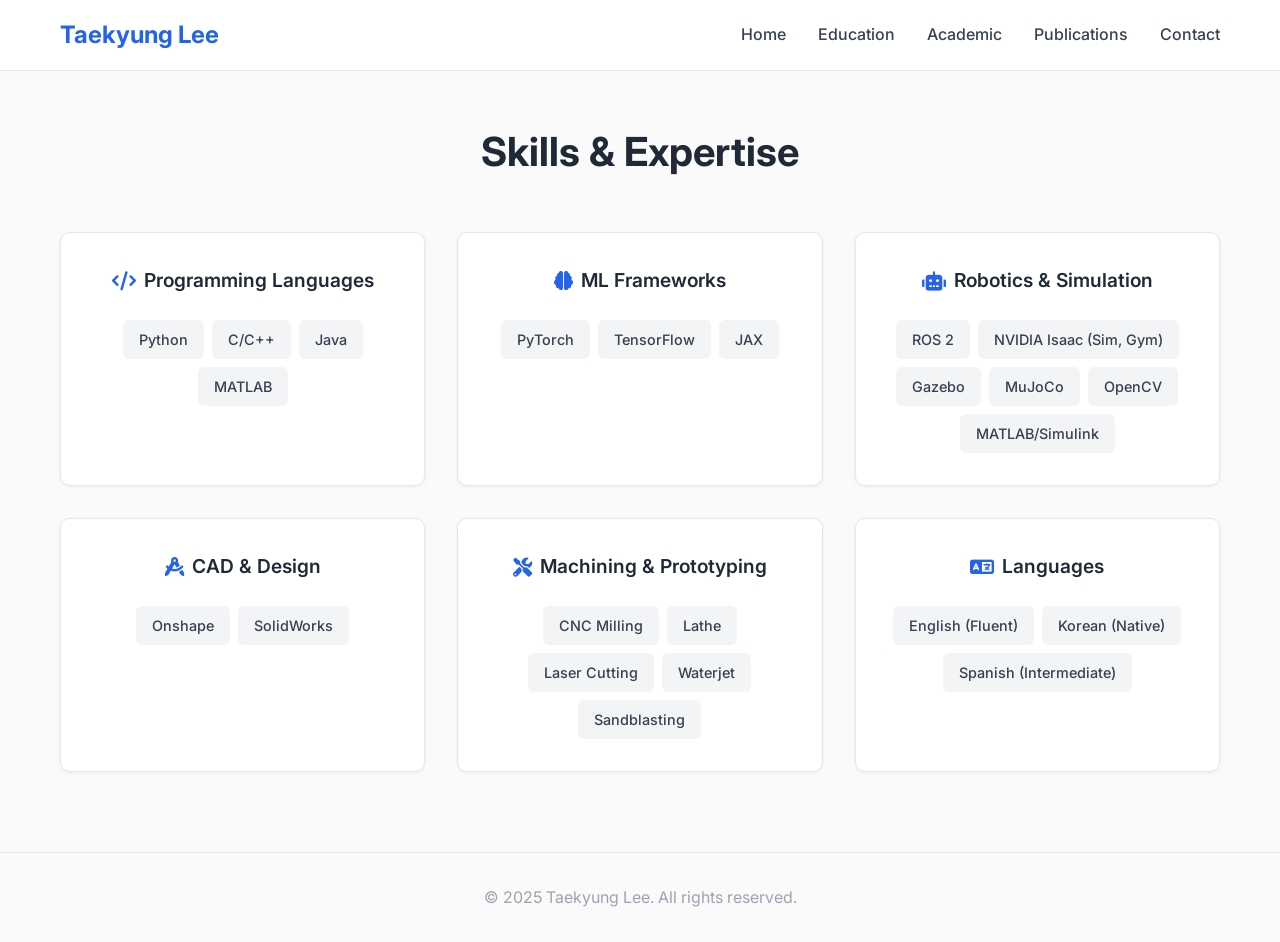
<file: skills.html>
<!DOCTYPE html>
<html lang="en">
<head>
    <meta charset="UTF-8">
    <meta name="viewport" content="width=device-width, initial-scale=1.0">
    <meta name="description" content="Skills — Taekyung Lee">
    <meta name="author" content="Taekyung Lee">
    <title>Skills — Taekyung Lee</title>
    <link rel="stylesheet" href="style.css">
    <link href="https://cdnjs.cloudflare.com/ajax/libs/font-awesome/6.0.0/css/all.min.css" rel="stylesheet">
    <link href="https://fonts.googleapis.com/css2?family=Inter:wght@300;400;500;600;700&display=swap" rel="stylesheet">
</head>
<body>
    <nav class="navbar">
        <div class="nav-container">
            <div class="nav-logo">
                <a href="index.html" class="nav-logo-link"><h3>Taekyung Lee</h3></a>
            </div>
            <ul class="nav-menu">
                <li class="nav-item"><a href="index.html#about" class="nav-link" data-nav="about">Home</a></li>
                <li class="nav-item"><a href="education.html" class="nav-link" data-nav="education">Education</a></li>
                <li class="nav-item"><a href="projects.html" class="nav-link" data-nav="projects">Academic</a></li>
                <li class="nav-item"><a href="publications.html" class="nav-link" data-nav="publications">Publications</a></li>
                <li class="nav-item"><a href="contact.html" class="nav-link" data-nav="contact">Contact</a></li>
            </ul>
            <div class="hamburger">
                <span class="bar"></span>
                <span class="bar"></span>
                <span class="bar"></span>
            </div>
        </div>
    </nav>

    <section id="skills" class="skills page-section-first">
        <div class="container">
            <h2 class="section-title">Skills & Expertise</h2>
            <div class="skills-grid">
                <div class="skill-category">
                    <h3><i class="fas fa-code"></i> Programming Languages</h3>
                    <div class="skill-tags">
                        <span class="skill-tag">Python</span>
                        <span class="skill-tag">C/C++</span>
                        <span class="skill-tag">Java</span>
                        <span class="skill-tag">MATLAB</span>
                    </div>
                </div>

                <div class="skill-category">
                    <h3><i class="fas fa-brain"></i> ML Frameworks</h3>
                    <div class="skill-tags">
                        <span class="skill-tag">PyTorch</span>
                        <span class="skill-tag">TensorFlow</span>
                        <span class="skill-tag">JAX</span>
                    </div>
                </div>

                <div class="skill-category">
                    <h3><i class="fas fa-robot"></i> Robotics & Simulation</h3>
                    <div class="skill-tags">
                        <span class="skill-tag">ROS 2</span>
                        <span class="skill-tag">NVIDIA Isaac (Sim, Gym)</span>
                        <span class="skill-tag">Gazebo</span>
                        <span class="skill-tag">MuJoCo</span>
                        <span class="skill-tag">OpenCV</span>
                        <span class="skill-tag">MATLAB/Simulink</span>
                    </div>
                </div>

                <div class="skill-category">
                    <h3><i class="fas fa-drafting-compass"></i> CAD & Design</h3>
                    <div class="skill-tags">
                        <span class="skill-tag">Onshape</span>
                        <span class="skill-tag">SolidWorks</span>
                    </div>
                </div>

                <div class="skill-category">
                    <h3><i class="fas fa-tools"></i> Machining & Prototyping</h3>
                    <div class="skill-tags">
                        <span class="skill-tag">CNC Milling</span>
                        <span class="skill-tag">Lathe</span>
                        <span class="skill-tag">Laser Cutting</span>
                        <span class="skill-tag">Waterjet</span>
                        <span class="skill-tag">Sandblasting</span>
                    </div>
                </div>

                <div class="skill-category">
                    <h3><i class="fas fa-language"></i> Languages</h3>
                    <div class="skill-tags">
                        <span class="skill-tag">English (Fluent)</span>
                        <span class="skill-tag">Korean (Native)</span>
                        <span class="skill-tag">Spanish (Intermediate)</span>
                    </div>
                </div>
            </div>
        </div>
    </section>

    <footer class="footer">
        <div class="container">
            <p>&copy; 2025 Taekyung Lee. All rights reserved.</p>
        </div>
    </footer>

    <script src="script.js"></script>
</body>
</html>
</file>
<file: style.css>
/* Reset and Base Styles */
* {
    margin: 0;
    padding: 0;
    box-sizing: border-box;
}

body {
    font-family: 'Inter', system-ui, -apple-system, sans-serif;
    line-height: 1.6;
    color: #333;
    background-color: #fff;
}

.container {
    max-width: 1200px;
    margin: 0 auto;
    padding: 0 20px;
}

/* Navigation */
.navbar {
    position: fixed;
    top: 0;
    width: 100%;
    background: rgba(255, 255, 255, 0.95);
    backdrop-filter: blur(10px);
    z-index: 1000;
    padding: 1rem 0;
    border-bottom: 1px solid #e5e7eb;
}

.nav-container {
    max-width: 1200px;
    margin: 0 auto;
    padding: 0 20px;
    display: flex;
    justify-content: space-between;
    align-items: center;
}

.nav-logo h3 {
    font-size: 1.5rem;
    font-weight: 700;
    color: #2563eb;
}

.nav-logo-link {
    text-decoration: none;
    color: inherit;
}

.nav-logo-link:hover h3 {
    color: #1d4ed8;
}

.nav-menu {
    display: flex;
    list-style: none;
    gap: 2rem;
}

.nav-link {
    text-decoration: none;
    color: #374151;
    font-weight: 500;
    transition: color 0.3s ease;
}

.nav-link:hover {
    color: #2563eb;
}

/* Mobile Navigation */
.hamburger {
    display: none;
    flex-direction: column;
    cursor: pointer;
}

.bar {
    width: 25px;
    height: 3px;
    background-color: #333;
    margin: 3px 0;
    transition: 0.3s;
}

/* Hero Section */
.hero {
    background: #ffffff;
    color: #1f2937;
    padding: 120px 0 80px;
    text-align: center;
    border-bottom: 1px solid #e5e7eb;
}

.hero-container {
    display: flex;
    align-items: center;
    justify-content: space-between;
    max-width: 1200px;
    margin: 0 auto;
    gap: 3rem;
}

.hero-content {
    flex: 1;
    text-align: left;
}

.hero-content h1,
.hero-content h2,
.hero-content .hero-subtitle {
    text-align: left;
    margin-left: 0;
    padding-left: 0;
}

.hero-image {
    flex: 0 0 300px;
    display: flex;
    justify-content: center;
    align-items: center;
}

.profile-photo {
    width: 300px;
    height: 300px;
    border-radius: 50%;
    object-fit: cover;
    border: 3px solid #e5e7eb;
    box-shadow: 0 4px 16px rgba(0, 0, 0, 0.08);
    transition: transform 0.3s ease, box-shadow 0.3s ease;
}

.profile-photo:hover {
    transform: scale(1.05);
    box-shadow: 0 15px 40px rgba(0, 0, 0, 0.4);
}

.hero h1 {
    font-size: 3.5rem;
    font-weight: 700;
    margin-bottom: 0.5rem;
    color: #1f2937;
}

.hero h2 {
    font-size: 1.5rem;
    font-weight: 300;
    margin-bottom: 1rem;
    color: #374151;
}

.hero-subtitle {
    font-size: 1.1rem;
    color: #6b7280;
    margin-bottom: 2rem;
    line-height: 1.6;
    max-width: 600px;
}

.hero-links {
    display: flex;
    gap: 1rem;
    margin-top: 2rem;
    justify-content: flex-start;
    align-items: center;
    flex-wrap: wrap;
}

.hero-btn {
    display: inline-flex;
    align-items: center;
    gap: 0.5rem;
    padding: 10px 22px;
    background: transparent;
    color: #2563eb;
    text-decoration: none;
    border-radius: 6px;
    font-weight: 500;
    transition: all 0.2s ease;
    border: 1.5px solid #2563eb;
    justify-content: flex-start;
}

.hero-btn:hover {
    background: #2563eb;
    color: white;
}

/* Section Styles */
section {
    padding: 80px 0;
}

section.page-section-first {
    padding-top: 120px;
}

.section-title {
    font-size: 2.5rem;
    font-weight: 700;
    text-align: center;
    margin-bottom: 3rem;
    color: #1f2937;
}

/* About Section */
.about {
    background: #fafafa;
}

.about-content {
    display: grid;
    grid-template-columns: 2fr 1fr;
    gap: 3rem;
    align-items: start;
}

.about-text p {
    margin-bottom: 1.5rem;
    font-size: 1.1rem;
    line-height: 1.8;
}

.about-info {
    background: white;
    padding: 2rem;
    border-radius: 10px;
    box-shadow: 0 1px 4px rgba(0, 0, 0, 0.06);
    border: 1px solid #e5e7eb;
}

.info-item {
    display: flex;
    align-items: center;
    gap: 1rem;
    margin-bottom: 1.5rem;
}

.info-item i {
    color: #2563eb;
    font-size: 1.2rem;
}

.info-item span {
    font-weight: 500;
}

/* Education Section */
.education-grid {
    display: grid;
    grid-template-columns: 1fr;
    gap: 2rem;
}

.education-card {
    background: white;
    padding: 2rem;
    border-radius: 10px;
    box-shadow: 0 1px 4px rgba(0, 0, 0, 0.06);
    border: 1px solid #e5e7eb;
}

.education-header {
    display: flex;
    justify-content: space-between;
    align-items: center;
    margin-bottom: 1rem;
    flex-wrap: wrap;
}

.education-header h3 {
    font-size: 1.3rem;
    font-weight: 600;
    color: #1f2937;
}

.education-period {
    color: #6b7280;
    font-weight: 500;
    font-size: 0.9rem;
}

.education-degree {
    font-weight: 600;
    color: #2563eb;
    margin-bottom: 0.5rem;
}

.education-location {
    color: #6b7280;
    margin-bottom: 0.5rem;
}

.education-gpa {
    font-weight: 500;
    margin-bottom: 1rem;
}

.coursework h4,
.achievements h4 {
    font-size: 1rem;
    font-weight: 600;
    margin-bottom: 0.5rem;
    color: #1f2937;
}

.coursework ul,
.achievements ul {
    list-style: none;
    padding-left: 0;
}

.coursework li,
.achievements li {
    padding: 0.25rem 0;
    position: relative;
    padding-left: 1.5rem;
}

.coursework li:before,
.achievements li:before {
    content: "→";
    position: absolute;
    left: 0;
    color: #2563eb;
    font-weight: bold;
}

/* Research Section */
.research {
    background: #fafafa;
}

/* Projects Section */
.projects {
    background: white;
}

.research-timeline {
    position: relative;
    padding-left: 2rem;
}

.research-timeline::before {
    content: '';
    position: absolute;
    left: 0;
    top: 0;
    bottom: 0;
    width: 2px;
    background: #e5e7eb;
}

.research-item {
    position: relative;
    margin-bottom: 3rem;
    padding-left: 2rem;
}

.research-item::before {
    content: '';
    position: absolute;
    left: -6px;
    top: 0;
    width: 11px;
    height: 11px;
    background: white;
    border: 2px solid #2563eb;
    border-radius: 50%;
}

.research-date {
    color: #6b7280;
    font-weight: 500;
    font-size: 0.9rem;
    margin-bottom: 0.5rem;
}

.research-content {
    background: white;
    padding: 2rem;
    border-radius: 10px;
    box-shadow: 0 1px 4px rgba(0, 0, 0, 0.06);
    border: 1px solid #e5e7eb;
}

.research-content-with-image {
    display: grid;
    grid-template-columns: 2fr 1fr;
    gap: 2rem;
    align-items: start;
}

.research-image-container {
    display: flex;
    flex-direction: column;
    gap: 1rem;
}

.research-image {
    width: 100%;
    height: auto;
    border-radius: 10px;
    box-shadow: 0 5px 15px rgba(0, 0, 0, 0.1);
    object-fit: cover;
    max-height: 300px;
}

.research-pdf-preview {
    width: 100%;
    height: 400px;
    border-radius: 10px;
    box-shadow: 0 5px 15px rgba(0, 0, 0, 0.1);
    border: 1px solid #e5e7eb;
    margin-bottom: 1rem;
}

.research-content h3 {
    font-size: 1.3rem;
    font-weight: 600;
    color: #1f2937;
    margin-bottom: 0.5rem;
}

.research-org {
    color: #2563eb;
    font-weight: 500;
    margin-bottom: 0.25rem;
}

.research-location {
    color: #6b7280;
    margin-bottom: 0.5rem;
}

.research-advisor {
    color: #2563eb;
    font-weight: 500;
    font-style: italic;
    margin-bottom: 1rem;
}

.research-details ul {
    list-style: none;
    padding-left: 0;
}

.research-details li {
    padding: 0.5rem 0;
    position: relative;
    padding-left: 1.5rem;
}

.research-details li:before {
    content: "•";
    position: absolute;
    left: 0;
    color: #2563eb;
    font-weight: bold;
}

.project-link {
    display: inline-flex;
    align-items: center;
    gap: 0.5rem;
    margin-top: 1rem;
    color: #2563eb;
    text-decoration: none;
    font-weight: 500;
    transition: all 0.3s ease;
}

.project-link:hover {
    color: #1d4ed8;
    transform: translateX(5px);
}

/* Academic Projects Layout */
.project-layout {
    display: grid;
    grid-template-columns: 1fr 2fr;
    gap: 2rem;
    align-items: start;
}

.project-description {
    font-size: 0.88rem;
    color: #6b7280;
    line-height: 1.6;
    margin: 0.5rem 0 0.75rem;
}

.project-links {
    display: flex;
    gap: 1.25rem;
    flex-wrap: wrap;
}

.project-links a {
    color: #2563eb;
    text-decoration: none;
    font-size: 0.88rem;
    font-weight: 500;
}

.project-links a:hover {
    text-decoration: underline;
}

.project-images {
    display: flex;
    gap: 0.75rem;
    flex-wrap: wrap;
    align-items: center;
}

.project-images img {
    flex: 1 1 45%;
    min-width: 0;
    width: 100%;
    height: auto;
    border-radius: 6px;
    border: 1px solid #e5e7eb;
}

.project-images.stacked {
    flex-direction: column;
}

.project-images.three-col img {
    flex: 1 1 28%;
}

.project-images.mosaic {
    display: grid;
    grid-template-columns: 1fr 1fr;
    gap: 0.75rem;
}

.project-images.mosaic img:first-child {
    grid-column: 1 / -1;
}

.project-pdf {
    width: 100%;
    height: 420px;
    border-radius: 6px;
    border: 1px solid #e5e7eb;
}

/* Skills Section */
.skills {
    background: #fafafa;
}

.skills-grid {
    display: grid;
    grid-template-columns: repeat(auto-fit, minmax(300px, 1fr));
    gap: 2rem;
}

.skill-category {
    background: white;
    padding: 2rem;
    border-radius: 10px;
    box-shadow: 0 1px 4px rgba(0, 0, 0, 0.06);
    border: 1px solid #e5e7eb;
    text-align: center;
}

.skill-category h3 {
    font-size: 1.2rem;
    font-weight: 600;
    margin-bottom: 1.5rem;
    color: #1f2937;
    display: flex;
    align-items: center;
    justify-content: center;
    gap: 0.5rem;
}

.skill-category i {
    color: #2563eb;
}

.skill-tags {
    display: flex;
    flex-wrap: wrap;
    gap: 0.5rem;
    justify-content: center;
}

.skill-tag {
    background: #f3f4f6;
    color: #374151;
    padding: 0.5rem 1rem;
    border-radius: 6px;
    font-size: 0.9rem;
    font-weight: 500;
}

/* Awards Section */
.awards {
    background: white;
}

.awards-grid {
    display: grid;
    grid-template-columns: repeat(auto-fit, minmax(400px, 1fr));
    gap: 2rem;
}

.award-card {
    background: white;
    padding: 2rem;
    border-radius: 10px;
    box-shadow: 0 1px 4px rgba(0, 0, 0, 0.06);
    border: 1px solid #e5e7eb;
}

.award-header {
    display: flex;
    justify-content: space-between;
    align-items: flex-start;
    margin-bottom: 1rem;
    flex-wrap: wrap;
}

.award-header h3 {
    font-size: 1.2rem;
    font-weight: 600;
    color: #1f2937;
    flex: 1;
}

.award-date {
    color: #6b7280;
    font-weight: 500;
    font-size: 0.9rem;
    margin-left: 1rem;
}

.award-authority {
    color: #2563eb;
    font-weight: 500;
    margin-bottom: 0.25rem;
}

.award-location {
    color: #6b7280;
    margin-bottom: 0.5rem;
}

.award-description {
    line-height: 1.6;
}

.award-link {
    display: inline-flex;
    align-items: center;
    gap: 0.5rem;
    margin-top: 1rem;
    color: #2563eb;
    text-decoration: none;
    font-weight: 500;
    transition: all 0.3s ease;
}

.award-link:hover {
    color: #1d4ed8;
    transform: translateX(5px);
}

/* Publications Section */
.publications {
    background: #fafafa;
}

.publications-list {
    max-width: 800px;
    margin: 0 auto;
}

.publication-item {
    background: white;
    padding: 2rem;
    border-radius: 10px;
    box-shadow: 0 1px 4px rgba(0, 0, 0, 0.06);
    border: 1px solid #e5e7eb;
    margin-bottom: 2rem;
}

.publication-item h3 {
    font-size: 1.3rem;
    font-weight: 600;
    color: #1f2937;
    margin-bottom: 1rem;
}

.publication-details {
    display: flex;
    gap: 1rem;
    margin-bottom: 0.5rem;
    flex-wrap: wrap;
}

.publication-type {
    background: #f3f4f6;
    color: #374151;
    padding: 0.25rem 0.75rem;
    border-radius: 4px;
    font-size: 0.8rem;
    font-weight: 500;
}

.publication-date {
    color: #6b7280;
    font-weight: 500;
}

.publication-venue {
    color: #6b7280;
    font-style: italic;
}

.publication-location {
    color: #6b7280;
    margin-bottom: 1rem;
}

.publication-link {
    display: inline-flex;
    align-items: center;
    gap: 0.5rem;
    color: #2563eb;
    text-decoration: none;
    font-weight: 500;
    transition: all 0.3s ease;
}

.publication-link:hover {
    color: #1d4ed8;
    transform: translateX(5px);
}

/* Contact Section */
.contact {
    background: white;
}

.contact-content {
    display: grid;
    grid-template-columns: 1fr 1fr;
    gap: 3rem;
    align-items: start;
}

.contact-info {
    background: white;
    padding: 2rem;
    border-radius: 10px;
    box-shadow: 0 1px 4px rgba(0, 0, 0, 0.06);
    border: 1px solid #e5e7eb;
}

.contact-item {
    display: flex;
    align-items: flex-start;
    gap: 1rem;
    margin-bottom: 2rem;
}

.contact-item i {
    color: #2563eb;
    font-size: 1.2rem;
    margin-top: 0.25rem;
}

.contact-item h3 {
    font-size: 1.1rem;
    font-weight: 600;
    margin-bottom: 0.5rem;
    color: #1f2937;
}

.contact-item a {
    color: #2563eb;
    text-decoration: none;
    transition: color 0.3s ease;
}

.contact-item a:hover {
    color: #1d4ed8;
}

.contact-links {
    display: flex;
    flex-direction: column;
    gap: 1rem;
}

.contact-btn {
    display: inline-flex;
    align-items: center;
    justify-content: center;
    gap: 0.5rem;
    padding: 1rem 2rem;
    background: #2563eb;
    color: white;
    text-decoration: none;
    border-radius: 50px;
    font-weight: 500;
    transition: all 0.3s ease;
    text-align: center;
}

.contact-btn:hover {
    background: #1d4ed8;
    transform: translateY(-2px);
}

/* Footer */
.footer {
    background: #fafafa;
    color: #9ca3af;
    padding: 2rem 0;
    text-align: center;
    border-top: 1px solid #e5e7eb;
}

/* Responsive Design */
@media (max-width: 768px) {
    .nav-menu {
        position: fixed;
        left: -100%;
        top: 70px;
        flex-direction: column;
        background-color: rgba(255, 255, 255, 0.98);
        width: 100%;
        text-align: center;
        transition: 0.3s;
        box-shadow: 0 4px 12px rgba(0, 0, 0, 0.06);
        border-top: 1px solid #e5e7eb;
    }

    .nav-menu.active {
        left: 0;
    }

    .hamburger {
        display: block;
    }

    .hamburger.active .bar:nth-child(2) {
        opacity: 0;
    }

    .hamburger.active .bar:nth-child(1) {
        transform: translateY(8px) rotate(45deg);
    }

    .hamburger.active .bar:nth-child(3) {
        transform: translateY(-8px) rotate(-45deg);
    }

    .hero-container {
        flex-direction: column;
        gap: 2rem;
        padding: 0 20px;
    }

    .hero-content {
        text-align: center;
    }

    .hero-image {
        flex: 0 0 auto;
    }

    .profile-photo {
        width: 250px;
        height: 250px;
    }

    .hero h1 {
        font-size: 2.5rem;
    }

    .hero h2 {
        font-size: 1.2rem;
    }

    .hero-links {
        flex-direction: column;
        gap: 10px;
        align-items: flex-start;
    }

    .hero-btn {
        width: 100%;
        justify-content: center;
    }

    .about-content {
        flex-direction: column;
        gap: 2rem;
    }

    .education-header {
        flex-direction: column;
        gap: 0.5rem;
    }

    .award-header {
        flex-direction: column;
        gap: 0.5rem;
    }

    .award-date {
        text-align: left;
    }

    .contact-content {
        flex-direction: column;
        gap: 2rem;
    }

    .research-timeline {
        margin-left: 0;
    }

    .research-item {
        margin-left: 0;
    }

    .research-content-with-image {
        grid-template-columns: 1fr;
    }

    .project-layout {
        grid-template-columns: 1fr;
    }

    .research-image {
        max-height: 200px;
    }

    .research-pdf-preview {
        height: 300px;
    }

    .skills-grid {
        grid-template-columns: 1fr;
    }

    .awards-grid {
        grid-template-columns: 1fr;
    }

    .section-title {
        font-size: 2rem;
    }
}

@media (max-width: 480px) {
    .container {
        padding: 0 15px;
    }

    .nav-container {
        padding: 0 15px;
    }

    .hero {
        padding: 100px 0 50px;
    }

    .hero-container {
        padding: 0 15px;
    }

    .profile-photo {
        width: 200px;
        height: 200px;
    }

    .hero h1 {
        font-size: 2rem;
    }

    section {
        padding: 50px 0;
    }

    .section-title {
        font-size: 1.8rem;
        margin-bottom: 2rem;
    }
}

/* Smooth scrolling */
html {
    scroll-behavior: smooth;
}

/* Custom scrollbar */
::-webkit-scrollbar {
    width: 8px;
}

::-webkit-scrollbar-track {
    background: #f1f1f1;
}

::-webkit-scrollbar-thumb {
    background: #d1d5db;
    border-radius: 4px;
}

::-webkit-scrollbar-thumb:hover {
    background: #9ca3af;
}
</file>
